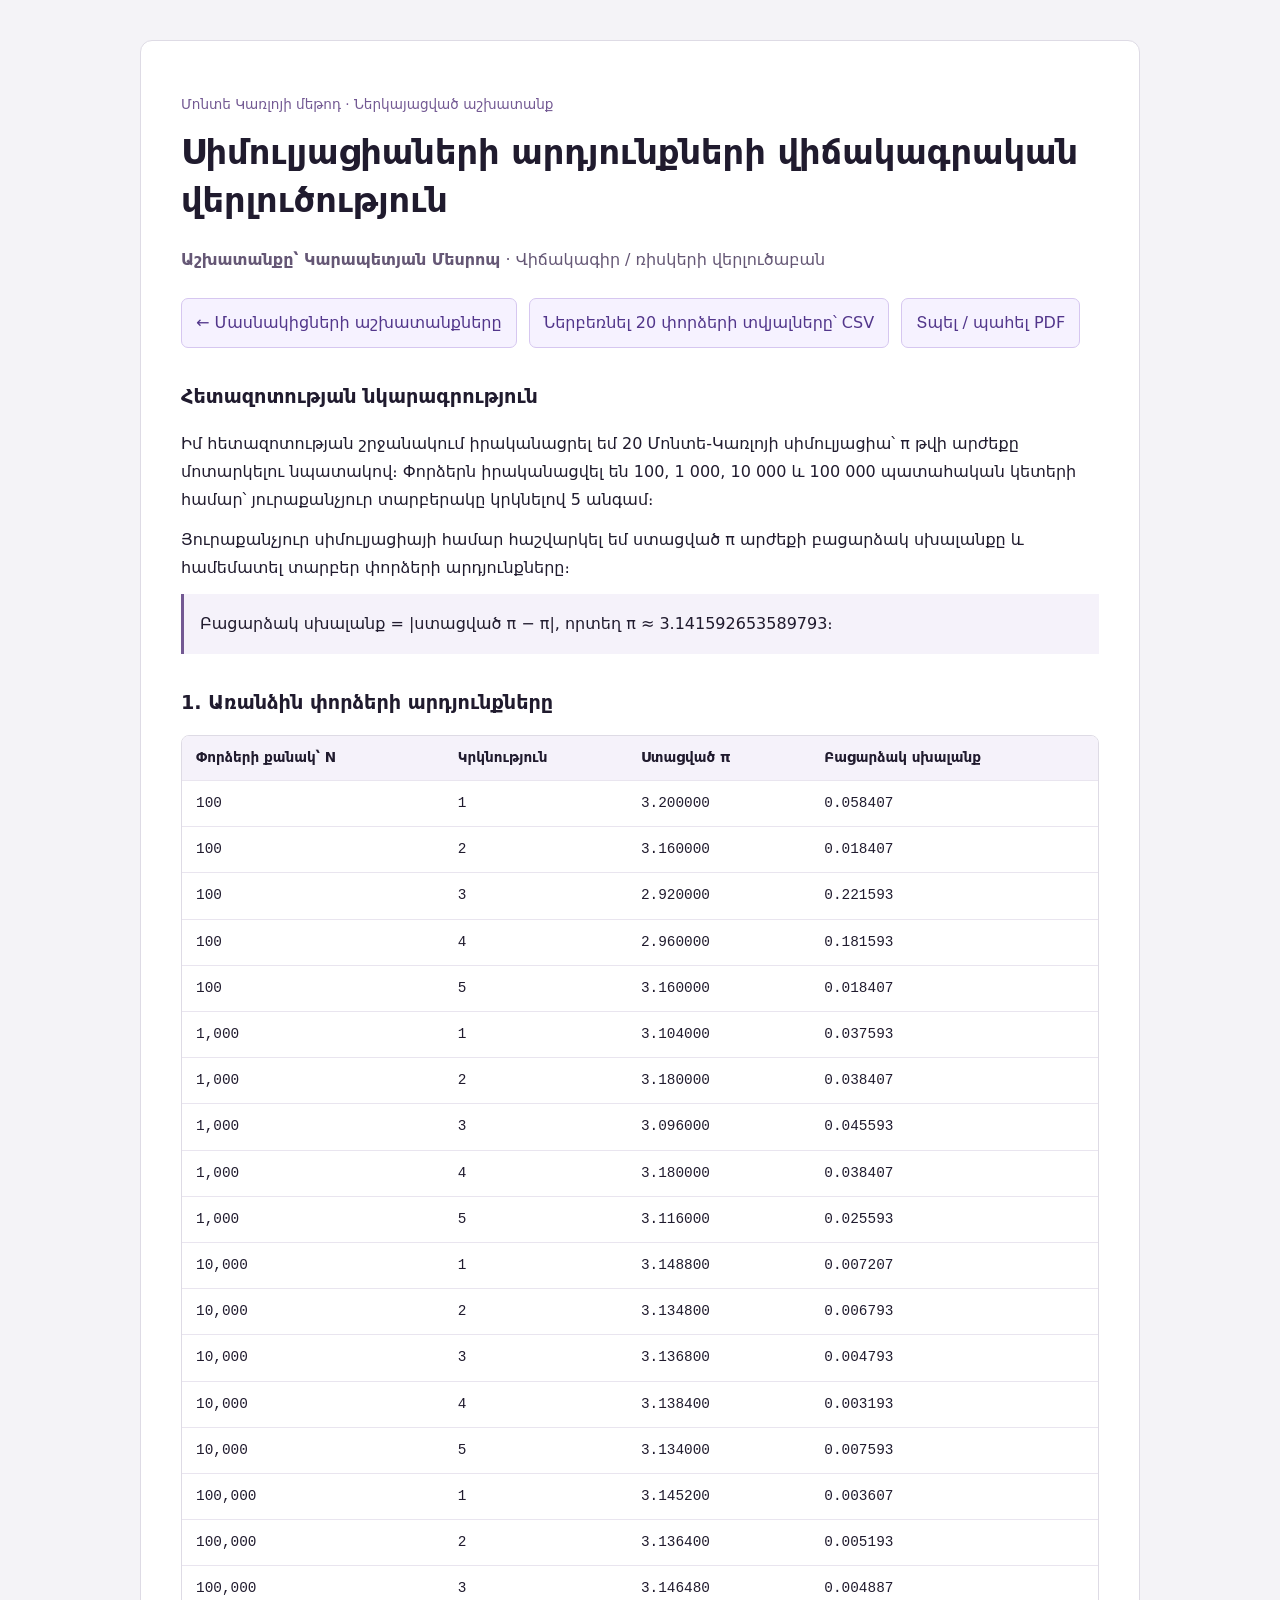
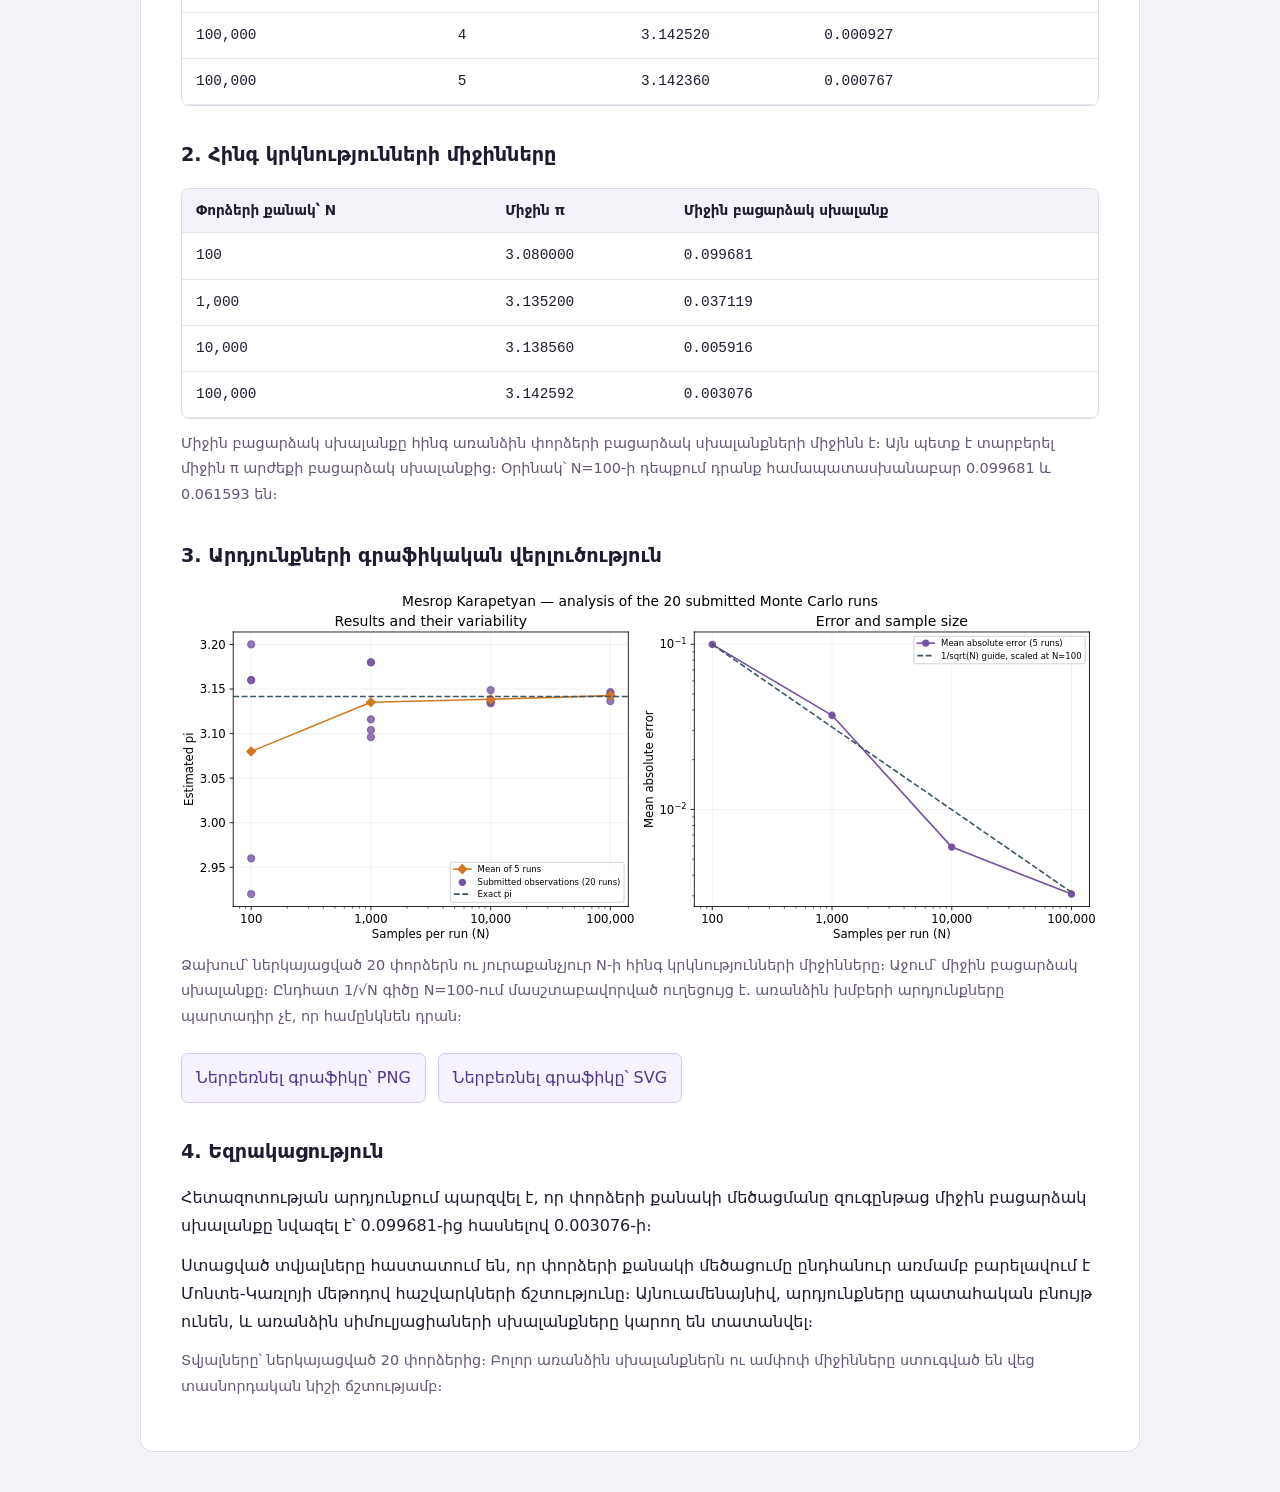
<file: assets/contributions/mesrop-pi-analysis.html>
<!doctype html>
<html lang="hy"><head><meta charset="utf-8"><meta name="viewport" content="width=device-width,initial-scale=1">
<title>Մեսրոպ Կարապետյան — π-ի փորձերի վիճակագրական վերլուծություն</title>
<style>
*{box-sizing:border-box}body{margin:0;background:#f4f3f7;color:#201b2e;font:16px/1.75 system-ui,sans-serif}main{max-width:1000px;margin:40px auto;padding:40px;background:white;border:1px solid #dedbe5;border-radius:12px}h1{font-size:clamp(1.5rem,3vw,2.1rem);line-height:1.45;margin:10px 0 20px}h2{font-size:1.2rem;margin-top:32px}p{margin:12px 0}.byline{color:#655775}.kicker{font-size:.85rem;color:#735993}.actions{display:flex;flex-wrap:wrap;gap:12px;margin:24px 0}.actions a,.actions button{color:#52368b;background:#f6f2ff;border:1px solid #d6c7f0;border-radius:7px;padding:10px 14px;font:inherit;text-decoration:none;cursor:pointer}.table-wrap{overflow-x:auto;border:1px solid #dedbe5;border-radius:8px}table{width:100%;border-collapse:collapse;font-variant-numeric:tabular-nums}th,td{text-align:left;padding:10px 14px;border-bottom:1px solid #e9e5ef;white-space:nowrap}th{background:#f5f2fa;font-size:.85rem}td{font-family:ui-monospace,monospace;font-size:.9rem}.formula{padding:16px;background:#f5f2fa;border-left:3px solid #735993;overflow-wrap:anywhere}.note{font-size:.9rem;color:#655775}@media(max-width:650px){main{margin:12px;padding:20px}}@media print{@page{size:A4;margin:15mm}body{background:white;font-size:10pt}main{margin:0;padding:0;border:0}.actions{display:none}th,td{padding:5px 8px}.table-wrap{overflow:visible}tr{break-inside:avoid}thead{display:table-header-group}h1,h2{break-after:avoid}}
</style></head><body><main>
<p class="kicker">Մոնտե Կառլոյի մեթոդ · Ներկայացված աշխատանք</p>
<h1>Սիմուլյացիաների արդյունքների վիճակագրական վերլուծություն</h1>
<p class="byline"><strong>Աշխատանքը՝ Կարապետյան Մեսրոպ</strong> · Վիճակագիր / ռիսկերի վերլուծաբան</p>
<div class="actions"><a href="../../index.html#contributions">← Մասնակիցների աշխատանքները</a><a href="mesrop-pi-analysis.csv" download>Ներբեռնել 20 փորձերի տվյալները՝ CSV</a><button type="button" onclick="window.print()">Տպել / պահել PDF</button></div>
<h2>Հետազոտության նկարագրություն</h2>
<p>Իմ հետազոտության շրջանակում իրականացրել եմ 20 Մոնտե-Կառլոյի սիմուլյացիա՝ π թվի արժեքը մոտարկելու նպատակով։ Փորձերն իրականացվել են 100, 1 000, 10 000 և 100 000 պատահական կետերի համար՝ յուրաքանչյուր տարբերակը կրկնելով 5 անգամ։</p>
<p>Յուրաքանչյուր սիմուլյացիայի համար հաշվարկել եմ ստացված π արժեքի բացարձակ սխալանքը և համեմատել տարբեր փորձերի արդյունքները։</p>
<p class="formula">Բացարձակ սխալանք = |ստացված π − π|, որտեղ π ≈ 3.141592653589793։</p>
<h2>1. Առանձին փորձերի արդյունքները</h2>
<div class="table-wrap"><table><thead><tr><th scope="col">Փորձերի քանակ՝ N</th><th scope="col">Կրկնություն</th><th scope="col">Ստացված π</th><th scope="col">Բացարձակ սխալանք</th></tr></thead><tbody><tr><td>100</td><td>1</td><td>3.200000</td><td>0.058407</td></tr><tr><td>100</td><td>2</td><td>3.160000</td><td>0.018407</td></tr><tr><td>100</td><td>3</td><td>2.920000</td><td>0.221593</td></tr><tr><td>100</td><td>4</td><td>2.960000</td><td>0.181593</td></tr><tr><td>100</td><td>5</td><td>3.160000</td><td>0.018407</td></tr><tr><td>1,000</td><td>1</td><td>3.104000</td><td>0.037593</td></tr><tr><td>1,000</td><td>2</td><td>3.180000</td><td>0.038407</td></tr><tr><td>1,000</td><td>3</td><td>3.096000</td><td>0.045593</td></tr><tr><td>1,000</td><td>4</td><td>3.180000</td><td>0.038407</td></tr><tr><td>1,000</td><td>5</td><td>3.116000</td><td>0.025593</td></tr><tr><td>10,000</td><td>1</td><td>3.148800</td><td>0.007207</td></tr><tr><td>10,000</td><td>2</td><td>3.134800</td><td>0.006793</td></tr><tr><td>10,000</td><td>3</td><td>3.136800</td><td>0.004793</td></tr><tr><td>10,000</td><td>4</td><td>3.138400</td><td>0.003193</td></tr><tr><td>10,000</td><td>5</td><td>3.134000</td><td>0.007593</td></tr><tr><td>100,000</td><td>1</td><td>3.145200</td><td>0.003607</td></tr><tr><td>100,000</td><td>2</td><td>3.136400</td><td>0.005193</td></tr><tr><td>100,000</td><td>3</td><td>3.146480</td><td>0.004887</td></tr><tr><td>100,000</td><td>4</td><td>3.142520</td><td>0.000927</td></tr><tr><td>100,000</td><td>5</td><td>3.142360</td><td>0.000767</td></tr></tbody></table></div>
<h2>2. Հինգ կրկնությունների միջինները</h2>
<div class="table-wrap"><table><thead><tr><th scope="col">Փորձերի քանակ՝ N</th><th scope="col">Միջին π</th><th scope="col">Միջին բացարձակ սխալանք</th></tr></thead><tbody><tr><td>100</td><td>3.080000</td><td>0.099681</td></tr><tr><td>1,000</td><td>3.135200</td><td>0.037119</td></tr><tr><td>10,000</td><td>3.138560</td><td>0.005916</td></tr><tr><td>100,000</td><td>3.142592</td><td>0.003076</td></tr></tbody></table></div>
<p class="note">Միջին բացարձակ սխալանքը հինգ առանձին փորձերի բացարձակ սխալանքների միջինն է։ Այն պետք է տարբերել միջին π արժեքի բացարձակ սխալանքից։ Օրինակ՝ N=100-ի դեպքում դրանք համապատասխանաբար 0.099681 և 0.061593 են։</p>
<h2>3. Արդյունքների գրաֆիկական վերլուծություն</h2>
<figure style="margin:20px 0"><img src="mesrop-pi-analysis.svg" style="width:100%;height:auto" alt="Մեսրոպի 20 փորձերի արդյունքները, խմբերի միջինները և միջին բացարձակ սխալի կախվածությունը N-ից"><figcaption class="note">Ձախում՝ ներկայացված 20 փորձերն ու յուրաքանչյուր N-ի հինգ կրկնությունների միջինները։ Աջում՝ միջին բացարձակ սխալանքը։ Ընդհատ 1/√N գիծը N=100-ում մասշտաբավորված ուղեցույց է․ առանձին խմբերի արդյունքները պարտադիր չէ, որ համընկնեն դրան։</figcaption></figure>
<p class="actions"><a href="mesrop-pi-analysis.png" download>Ներբեռնել գրաֆիկը՝ PNG</a><a href="mesrop-pi-analysis.svg" download>Ներբեռնել գրաֆիկը՝ SVG</a></p>
<h2>4. Եզրակացություն</h2>
<p>Հետազոտության արդյունքում պարզվել է, որ փորձերի քանակի մեծացմանը զուգընթաց միջին բացարձակ սխալանքը նվազել է՝ 0.099681-ից հասնելով 0.003076-ի։</p>
<p>Ստացված տվյալները հաստատում են, որ փորձերի քանակի մեծացումը ընդհանուր առմամբ բարելավում է Մոնտե-Կառլոյի մեթոդով հաշվարկների ճշտությունը։ Այնուամենայնիվ, արդյունքները պատահական բնույթ ունեն, և առանձին սիմուլյացիաների սխալանքները կարող են տատանվել։</p>
<p class="note">Տվյալները՝ ներկայացված 20 փորձերից։ Բոլոր առանձին սխալանքներն ու ամփոփ միջինները ստուգված են վեց տասնորդական նիշի ճշտությամբ։</p>
</main></body></html>
</file>
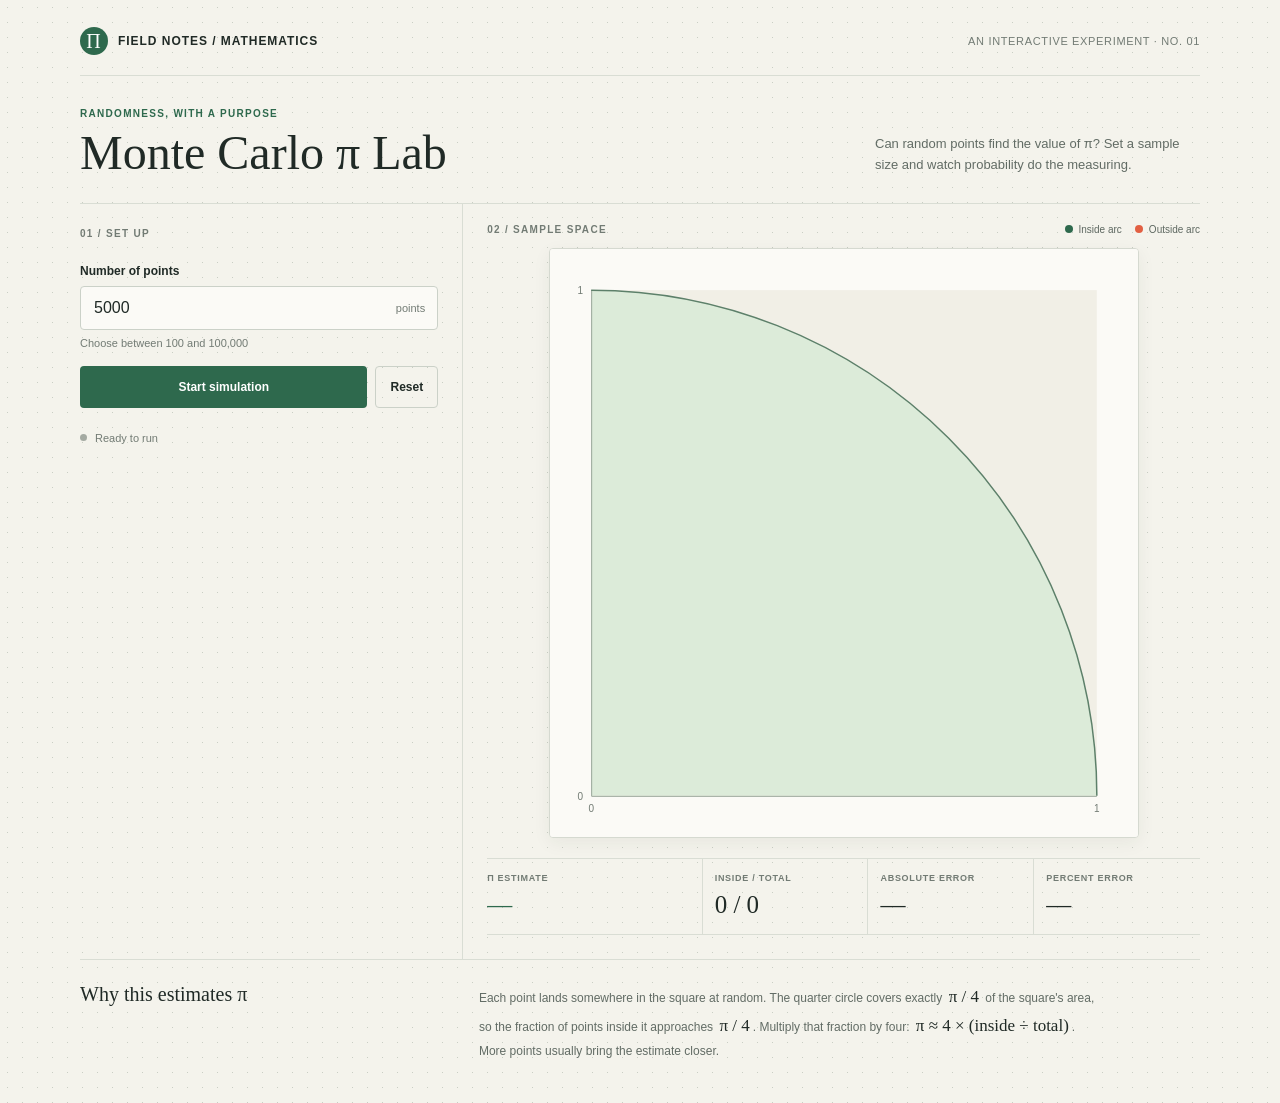
<file: assets/contributions/stepan-pi.html>
<!doctype html>
<html lang="en">
<head>
  <meta charset="utf-8">
  <meta name="viewport" content="width=device-width, initial-scale=1">
  <meta name="theme-color" content="#f4f3ec">
  <title>Monte Carlo π Lab</title>
  <style>
    :root {
      color-scheme: light;
      --paper: #f4f3ec;
      --surface: #fbfaf6;
      --ink: #202a26;
      --muted: #727b74;
      --line: #d9ddd4;
      --green: #2e694d;
      --green-light: #dcebd9;
      --coral: #e26043;
      --blue: #426e82;
      --display: Georgia, "Times New Roman", serif;
      --body: "Avenir Next", Avenir, "Segoe UI", sans-serif;
    }

    * { box-sizing: border-box; }

    body {
      margin: 0;
      background-color: var(--paper);
      background-image: radial-gradient(#c9cec4 0.65px, transparent 0.65px);
      background-size: 15px 15px;
      color: var(--ink);
      font-family: var(--body);
      -webkit-font-smoothing: antialiased;
    }

    button, input { font: inherit; }

    .page {
      width: min(1120px, calc(100% - 48px));
      margin: 0 auto;
      padding: 27px 0 42px;
    }

    .topbar {
      display: flex;
      justify-content: space-between;
      align-items: center;
      padding-bottom: 20px;
      border-bottom: 1px solid var(--line);
    }

    .wordmark {
      display: flex;
      align-items: center;
      gap: 10px;
      font-size: 12px;
      font-weight: 750;
      letter-spacing: 0.08em;
      text-transform: uppercase;
    }

    .mark {
      display: grid;
      width: 28px;
      height: 28px;
      place-items: center;
      border-radius: 50%;
      background: var(--green);
      color: white;
      font-family: var(--display);
      font-size: 20px;
      font-weight: 400;
    }

    .edition {
      color: var(--muted);
      font-size: 11px;
      letter-spacing: 0.06em;
      text-transform: uppercase;
    }

    .intro {
      display: flex;
      justify-content: space-between;
      align-items: end;
      gap: 24px;
      padding: 32px 0 24px;
    }

    .eyebrow, .section-label {
      margin: 0 0 9px;
      color: var(--green);
      font-size: 10px;
      font-weight: 750;
      letter-spacing: 0.13em;
      text-transform: uppercase;
    }

    h1 {
      margin: 0;
      font-family: var(--display);
      font-size: clamp(32px, 5vw, 48px);
      font-weight: 400;
      letter-spacing: 0;
      line-height: 1.06;
    }

    .intro-copy {
      max-width: 325px;
      margin: 0 0 3px;
      color: #626c65;
      font-size: 13px;
      line-height: 1.65;
    }

    .workspace {
      display: grid;
      grid-template-columns: minmax(245px, 0.78fr) minmax(0, 1.5fr);
      border-top: 1px solid var(--line);
      border-bottom: 1px solid var(--line);
    }

    .controls {
      padding: 24px 24px 24px 0;
      border-right: 1px solid var(--line);
    }

    .section-label { color: var(--muted); }

    .field-label {
      display: block;
      margin: 25px 0 8px;
      font-size: 12px;
      font-weight: 700;
    }

    .input-wrap {
      display: flex;
      align-items: center;
      background: var(--surface);
      border: 1px solid #cbd1c8;
      border-radius: 4px;
    }

    .input-wrap:focus-within {
      outline: 2px solid #79a58a;
      outline-offset: 2px;
    }

    .input-wrap input {
      width: 100%;
      min-width: 0;
      padding: 12px 13px;
      border: 0;
      outline: 0;
      background: transparent;
      color: var(--ink);
      font-size: 16px;
      font-variant-numeric: tabular-nums;
    }

    .input-suffix {
      padding: 0 12px;
      color: var(--muted);
      font-size: 11px;
      white-space: nowrap;
    }

    .range-note {
      margin: 7px 0 0;
      color: var(--muted);
      font-size: 11px;
    }

    .actions {
      display: grid;
      grid-template-columns: 1fr auto;
      gap: 8px;
      margin-top: 17px;
    }

    .actions button {
      min-height: 42px;
      padding: 0 14px;
      border: 1px solid transparent;
      border-radius: 4px;
      cursor: pointer;
      font-size: 12px;
      font-weight: 700;
      transition: background-color 140ms ease, border-color 140ms ease, transform 140ms ease;
    }

    .actions button:active { transform: translateY(1px); }

    .primary {
      background: var(--green);
      color: white;
    }

    .primary:hover:not(:disabled) { background: #24543d; }

    .secondary {
      background: transparent;
      border-color: #cbd1c8 !important;
      color: var(--ink);
    }

    .secondary:hover:not(:disabled) { background: #e9ebe3; }

    button:focus-visible, input:focus-visible {
      outline: 2px solid #79a58a;
      outline-offset: 3px;
    }

    button:disabled { cursor: not-allowed; opacity: 0.55; }

    .status-line {
      display: flex;
      align-items: center;
      gap: 8px;
      min-height: 30px;
      margin-top: 15px;
      color: var(--muted);
      font-size: 11px;
    }

    .status-dot {
      width: 7px;
      height: 7px;
      flex: 0 0 7px;
      border-radius: 50%;
      background: #a4aaa2;
    }

    .status-dot.running {
      background: var(--coral);
      animation: pulse 900ms ease-in-out infinite alternate;
    }

    @keyframes pulse { to { opacity: 0.4; } }

    .visual {
      min-width: 0;
      padding: 20px 0 24px 24px;
    }

    .visual-heading {
      display: flex;
      justify-content: space-between;
      align-items: center;
      gap: 12px;
      margin-bottom: 13px;
    }

    .visual-heading .section-label { margin: 0; }

    .legend {
      display: flex;
      flex-wrap: wrap;
      justify-content: end;
      gap: 13px;
      color: #5e6861;
      font-size: 10px;
    }

    .legend-item { display: inline-flex; align-items: center; gap: 6px; }

    .legend-dot {
      width: 8px;
      height: 8px;
      border-radius: 50%;
      background: var(--green);
    }

    .legend-dot.outside { background: var(--coral); }

    .chart-frame {
      width: min(100%, 590px);
      margin: 0 auto;
      overflow: hidden;
      border: 1px solid #d5d9d0;
      border-radius: 4px;
      background: var(--surface);
      box-shadow: 0 5px 18px rgb(34 49 39 / 6%);
    }

    canvas {
      display: block;
      width: 100%;
      aspect-ratio: 1;
    }

    .metrics {
      display: grid;
      grid-template-columns: 1.3fr 1fr 1fr 1fr;
      margin-top: 20px;
      border-top: 1px solid var(--line);
      border-bottom: 1px solid var(--line);
    }

    .metric {
      min-width: 0;
      padding: 14px 12px 15px;
      border-right: 1px solid var(--line);
    }

    .metric:first-child { padding-left: 0; }
    .metric:last-child { padding-right: 0; border-right: 0; }

    .metric-label {
      display: block;
      margin-bottom: 8px;
      color: var(--muted);
      font-size: 9px;
      font-weight: 750;
      letter-spacing: 0.08em;
      text-transform: uppercase;
    }

    .metric-value {
      display: block;
      overflow: hidden;
      color: var(--ink);
      font-family: var(--display);
      font-size: clamp(18px, 2.5vw, 25px);
      font-variant-numeric: tabular-nums;
      text-overflow: ellipsis;
      white-space: nowrap;
    }

    .metric:first-child .metric-value { color: var(--green); }

    .explanation {
      display: grid;
      grid-template-columns: 0.78fr 1.5fr;
      gap: 24px;
      padding-top: 23px;
    }

    .explanation h2 {
      margin: 0;
      font-family: var(--display);
      font-size: 20px;
      font-weight: 400;
    }

    .explanation p {
      max-width: 620px;
      margin: 0;
      color: #626c65;
      font-size: 12px;
      line-height: 1.7;
    }

    .formula {
      display: inline-block;
      margin: 0 3px;
      color: var(--ink);
      font-family: var(--display);
      font-size: 17px;
      white-space: nowrap;
    }

    @media (max-width: 720px) {
      .page { width: min(100% - 32px, 560px); padding-top: 18px; }
      .intro { align-items: start; flex-direction: column; gap: 12px; padding: 26px 0 20px; }
      .intro-copy { max-width: 460px; }
      .workspace { grid-template-columns: 1fr; }
      .controls { padding: 19px 0 17px; border-right: 0; border-bottom: 1px solid var(--line); }
      .field-label { margin-top: 15px; }
      .visual { padding: 18px 0 20px; }
      .chart-frame { width: min(100%, 520px); }
      .explanation { grid-template-columns: 1fr; gap: 9px; }
    }

    @media (max-width: 420px) {
      .edition { font-size: 9px; }
      .visual-heading { align-items: start; flex-direction: column; }
      .legend { justify-content: start; }
      .metrics { grid-template-columns: 1fr 1fr; }
      .metric { padding: 12px 10px; border-bottom: 1px solid var(--line); }
      .metric:nth-child(2) { border-right: 0; }
      .metric:nth-child(3), .metric:nth-child(4) { border-bottom: 0; }
      .metric:first-child { padding-left: 0; }
      .metric:nth-child(2) { padding-right: 0; }
      .metric-value { font-size: 21px; }
    }

    @media (prefers-reduced-motion: reduce) {
      *, *::before, *::after { scroll-behavior: auto !important; animation-duration: 0.01ms !important; transition-duration: 0.01ms !important; }
    }
  </style>
</head>
<body>
  <main class="page">
    <header class="topbar">
      <div class="wordmark"><span class="mark" aria-hidden="true">π</span> Field Notes / Mathematics</div>
      <span class="edition">An interactive experiment · No. 01</span>
    </header>

    <section class="intro" aria-labelledby="page-title">
      <div>
        <p class="eyebrow">Randomness, with a purpose</p>
        <h1 id="page-title">Monte Carlo π Lab</h1>
      </div>
      <p class="intro-copy">Can random points find the value of π? Set a sample size and watch probability do the measuring.</p>
    </section>

    <section class="workspace" aria-label="Monte Carlo simulation">
      <aside class="controls">
        <p class="section-label">01 / Set up</p>
        <label class="field-label" for="point-count">Number of points</label>
        <div class="input-wrap">
          <input id="point-count" type="number" min="100" max="100000" step="100" value="5000" inputmode="numeric">
          <span class="input-suffix">points</span>
        </div>
        <p class="range-note">Choose between 100 and 100,000</p>
        <div class="actions">
          <button class="primary" id="start-button" type="button">Start simulation</button>
          <button class="secondary" id="reset-button" type="button">Reset</button>
        </div>
        <div class="status-line" role="status" aria-live="polite">
          <span id="status-dot" class="status-dot" aria-hidden="true"></span>
          <span id="status-text">Ready to run</span>
        </div>
      </aside>

      <section class="visual" aria-labelledby="plot-title">
        <div class="visual-heading">
          <p class="section-label" id="plot-title">02 / Sample space</p>
          <div class="legend" aria-label="Point legend">
            <span class="legend-item"><span class="legend-dot" aria-hidden="true"></span>Inside arc</span>
            <span class="legend-item"><span class="legend-dot outside" aria-hidden="true"></span>Outside arc</span>
          </div>
        </div>
        <div class="chart-frame">
          <canvas id="plot" role="img" aria-label="Square sample space with a quarter circle and randomly generated points"></canvas>
        </div>
        <div class="metrics" aria-label="Simulation results">
          <div class="metric">
            <span class="metric-label">π estimate</span>
            <output class="metric-value" id="estimate">—</output>
          </div>
          <div class="metric">
            <span class="metric-label">Inside / total</span>
            <output class="metric-value" id="counts">0 / 0</output>
          </div>
          <div class="metric">
            <span class="metric-label">Absolute error</span>
            <output class="metric-value" id="absolute-error">—</output>
          </div>
          <div class="metric">
            <span class="metric-label">Percent error</span>
            <output class="metric-value" id="percent-error">—</output>
          </div>
        </div>
      </section>
    </section>

    <section class="explanation" aria-labelledby="formula-title">
      <h2 id="formula-title">Why this estimates π</h2>
      <p>Each point lands somewhere in the square at random. The quarter circle covers exactly <span class="formula">π / 4</span> of the square's area, so the fraction of points inside it approaches <span class="formula">π / 4</span>. Multiply that fraction by four: <span class="formula">π ≈ 4 × (inside ÷ total)</span>. More points usually bring the estimate closer.</p>
    </section>
  </main>

  <script>
    (() => {
      const canvas = document.querySelector("#plot");
      const context = canvas.getContext("2d");
      const countInput = document.querySelector("#point-count");
      const startButton = document.querySelector("#start-button");
      const resetButton = document.querySelector("#reset-button");
      const statusText = document.querySelector("#status-text");
      const statusDot = document.querySelector("#status-dot");
      const estimateOutput = document.querySelector("#estimate");
      const countsOutput = document.querySelector("#counts");
      const absoluteErrorOutput = document.querySelector("#absolute-error");
      const percentErrorOutput = document.querySelector("#percent-error");
      const points = [];
      const duration = 2800;
      let insideCount = 0;
      let targetCount = 5000;
      let frameId = null;
      let running = false;
      let paused = false;
      let elapsedBeforePause = 0;
      let startedAt = 0;
      let plotSize = 0;
      let padding = 0;

      function setStatus(message, isRunning = false) {
        statusText.textContent = message;
        statusDot.classList.toggle("running", isRunning);
      }

      function drawBase() {
        const bounds = canvas.getBoundingClientRect();
        if (!bounds.width) return;
        const pixelRatio = Math.min(window.devicePixelRatio || 1, 2);
        canvas.width = Math.round(bounds.width * pixelRatio);
        canvas.height = Math.round(bounds.width * pixelRatio);
        context.setTransform(pixelRatio, 0, 0, pixelRatio, 0, 0);

        const width = bounds.width;
        padding = Math.max(24, width * 0.07);
        plotSize = width - padding * 2;
        context.clearRect(0, 0, width, width);
        context.fillStyle = "#fbfaf6";
        context.fillRect(0, 0, width, width);

        const left = padding;
        const top = padding;
        const bottom = top + plotSize;

        context.fillStyle = "#f1efe6";
        context.fillRect(left, top, plotSize, plotSize);
        context.beginPath();
        context.moveTo(left, bottom);
        context.lineTo(left, top);
        context.arc(left, bottom, plotSize, -Math.PI / 2, 0);
        context.closePath();
        context.fillStyle = "#dcebd9";
        context.fill();

        context.strokeStyle = "#9aa69a";
        context.lineWidth = 1;
        context.beginPath();
        context.moveTo(left + 0.5, top);
        context.lineTo(left + 0.5, bottom + 0.5);
        context.lineTo(left + plotSize, bottom + 0.5);
        context.stroke();

        context.strokeStyle = "#5d806a";
        context.lineWidth = 1.5;
        context.beginPath();
        context.arc(left, bottom, plotSize, -Math.PI / 2, 0);
        context.stroke();

        context.fillStyle = "#727b74";
        context.font = "10px 'Avenir Next', Avenir, sans-serif";
        context.textAlign = "center";
        context.fillText("0", left, bottom + 16);
        context.fillText("1", left + plotSize, bottom + 16);
        context.textAlign = "right";
        context.fillText("1", left - 8, top + 4);
        context.fillText("0", left - 8, bottom + 4);

        drawPoints(0, points.length);
      }

      function drawPoints(start, end) {
        const radius = Math.max(1.05, Math.min(2.5, 720 / Math.sqrt(Math.max(targetCount, 100))));
        for (let index = start; index < end; index += 1) {
          const point = points[index];
          context.beginPath();
          context.arc(padding + point.x * plotSize, padding + (1 - point.y) * plotSize, radius, 0, Math.PI * 2);
          context.fillStyle = point.inside ? "#2e694d" : "#e26043";
          context.fill();
        }
      }

      function updateResults() {
        const total = points.length;
        countsOutput.value = `${insideCount.toLocaleString()} / ${total.toLocaleString()}`;
        countsOutput.textContent = countsOutput.value;
        if (!total) {
          estimateOutput.value = "—";
          estimateOutput.textContent = "—";
          absoluteErrorOutput.value = "—";
          absoluteErrorOutput.textContent = "—";
          percentErrorOutput.value = "—";
          percentErrorOutput.textContent = "—";
          return;
        }

        const estimate = 4 * insideCount / total;
        const absoluteError = Math.abs(Math.PI - estimate);
        const percentError = absoluteError / Math.PI * 100;
        estimateOutput.value = estimate.toFixed(6);
        estimateOutput.textContent = estimateOutput.value;
        absoluteErrorOutput.value = absoluteError.toFixed(6);
        absoluteErrorOutput.textContent = absoluteErrorOutput.value;
        percentErrorOutput.value = `${percentError.toFixed(3)}%`;
        percentErrorOutput.textContent = percentErrorOutput.value;
      }

      function finish() {
        running = false;
        paused = false;
        frameId = null;
        startButton.textContent = "Run again";
        startButton.disabled = false;
        setStatus(`Complete · ${points.length.toLocaleString()} points`);
        updateResults();
      }

      function animate(timestamp) {
        if (!running || paused) return;
        const elapsed = timestamp - startedAt + elapsedBeforePause;
        const desiredCount = Math.min(targetCount, Math.floor(targetCount * elapsed / duration));
        const start = points.length;

        while (points.length < desiredCount) {
          const x = Math.random();
          const y = Math.random();
          const inside = x * x + y * y <= 1;
          if (inside) insideCount += 1;
          points.push({ x, y, inside });
        }

        drawPoints(start, points.length);
        updateResults();
        if (points.length >= targetCount) {
          finish();
          return;
        }
        frameId = requestAnimationFrame(animate);
      }

      function begin() {
        const requestedCount = Number(countInput.value);
        if (!Number.isInteger(requestedCount) || requestedCount < 100 || requestedCount > 100000) {
          countInput.setCustomValidity("Enter a whole number from 100 to 100,000.");
          countInput.reportValidity();
          return;
        }
        countInput.setCustomValidity("");
        points.length = 0;
        insideCount = 0;
        targetCount = requestedCount;
        drawBase();
        updateResults();
        running = true;
        paused = false;
        elapsedBeforePause = 0;
        startedAt = performance.now();
        startButton.textContent = "Pause";
        setStatus("Generating points…", true);
        frameId = requestAnimationFrame(animate);
      }

      startButton.addEventListener("click", () => {
        if (!running) {
          begin();
          return;
        }
        if (paused) {
          paused = false;
          startedAt = performance.now();
          startButton.textContent = "Pause";
          setStatus("Generating points…", true);
          frameId = requestAnimationFrame(animate);
        } else {
          paused = true;
          elapsedBeforePause += performance.now() - startedAt;
          cancelAnimationFrame(frameId);
          startButton.textContent = "Resume";
          setStatus("Paused");
        }
      });

      resetButton.addEventListener("click", () => {
        if (frameId !== null) cancelAnimationFrame(frameId);
        running = false;
        paused = false;
        frameId = null;
        points.length = 0;
        insideCount = 0;
        elapsedBeforePause = 0;
        startButton.textContent = "Start simulation";
        countInput.setCustomValidity("");
        setStatus("Ready to run");
        updateResults();
        drawBase();
      });

      countInput.addEventListener("input", () => countInput.setCustomValidity(""));
      new ResizeObserver(drawBase).observe(canvas);
      window.addEventListener("resize", drawBase);
      drawBase();
      updateResults();
    })();
  </script>
</body>
</html>
</file>
